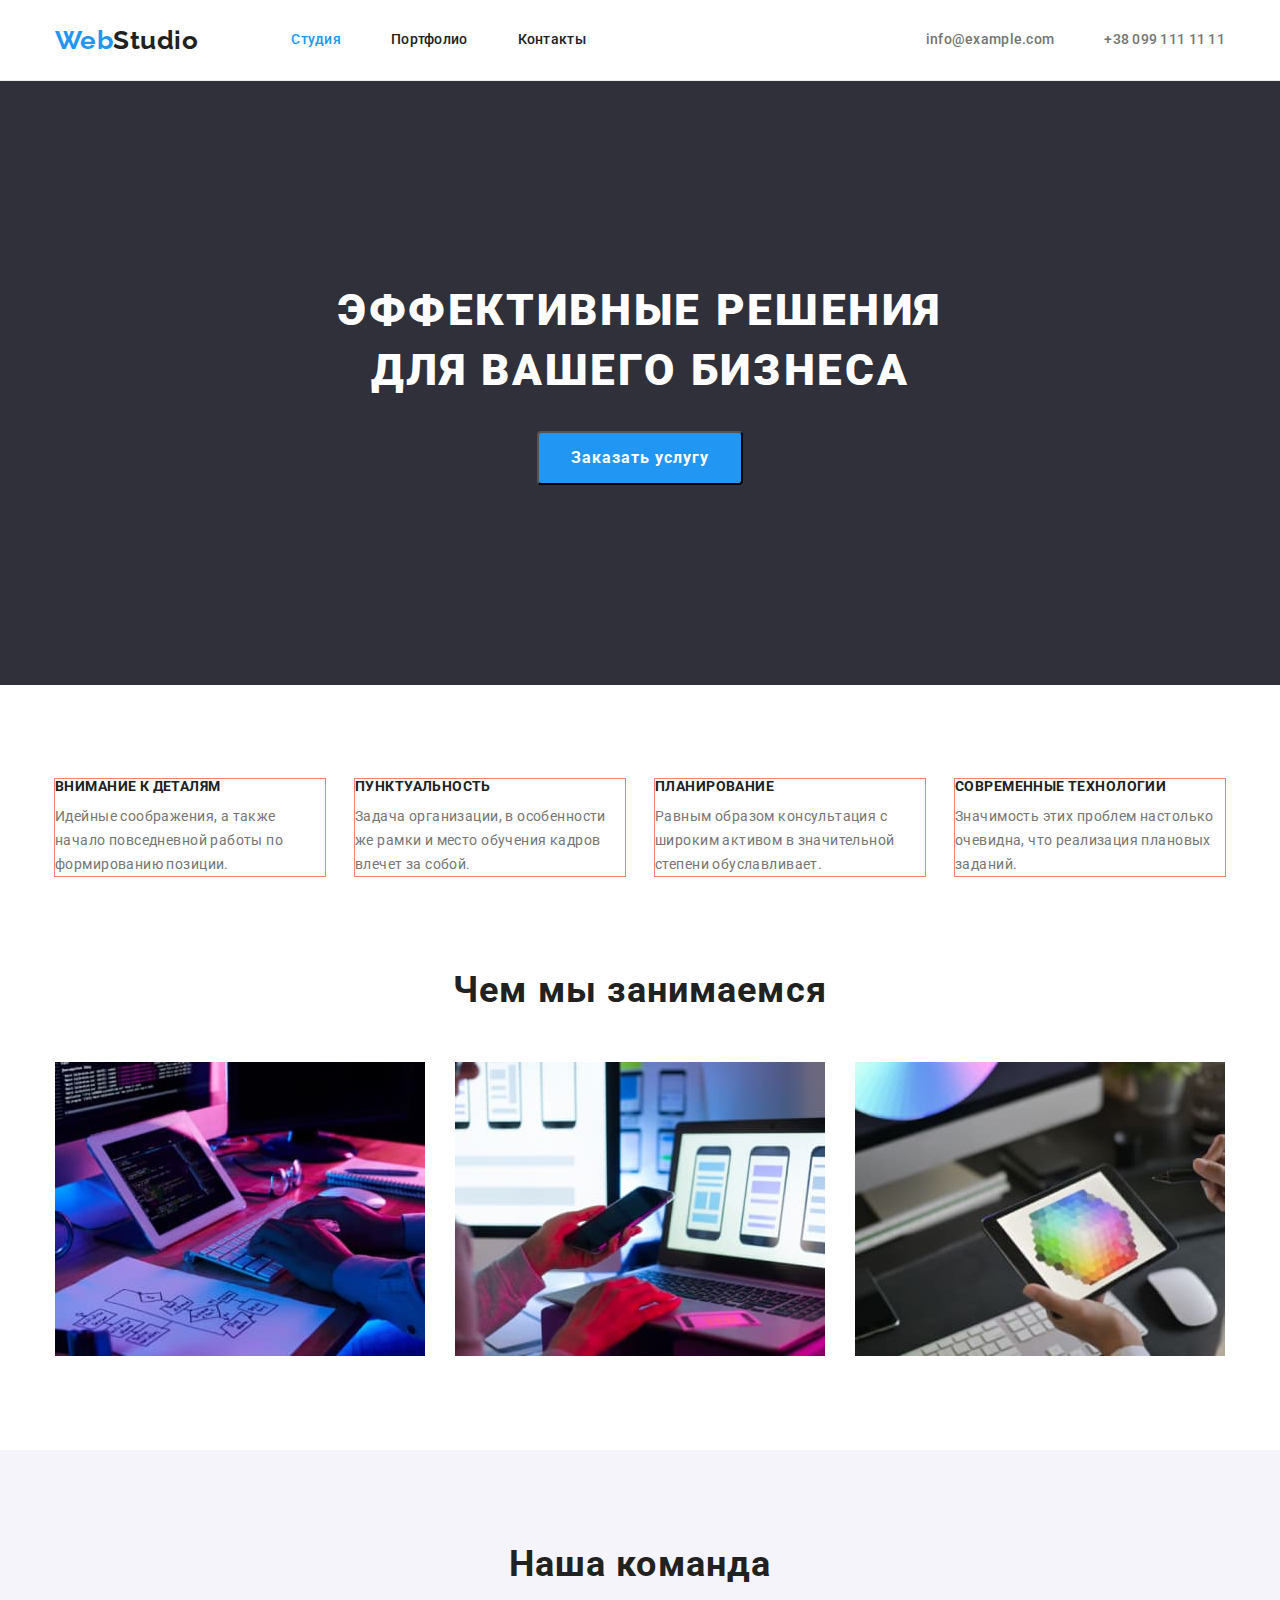
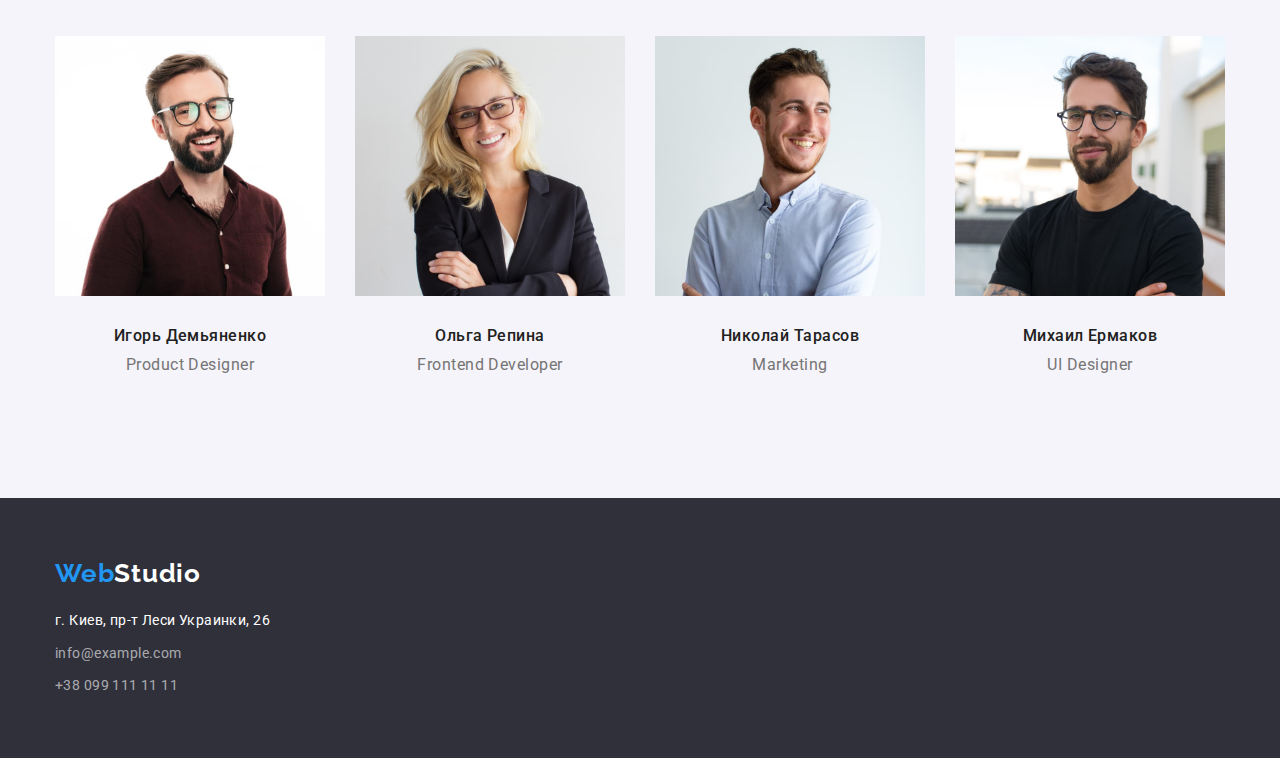
<file: index.html>
<!DOCTYPE html>
<html lang="ru">

<head>
    <meta charset="UTF-8">
    <meta http-equiv="X-UA-Compatible" content="IE=edge">
    <meta name="viewport" content="width=device-width, initial-scale=1.0">
    <title>Document</title>
    <link rel="preconnect" href="https://fonts.googleapis.com">
    <link rel="preconnect" href="https://fonts.gstatic.com" crossorigin>
    <link href="https://fonts.googleapis.com/css2?family=Raleway:wght@700&family=Roboto:wght@400;500;700;900&display=swap"
        rel="stylesheet">
    <link href="https://cdnjs.cloudflare.com/ajax/libs/modern-normalize/1.1.0/modern-normalize.min.css" rel="stylesheet">
    <link rel="stylesheet" href="./css/styles.css">
    
</head>

<body>
    <header class="header">
        <div class="container header-container">
            <a class="logo link" href=""><span class="web">Web</span><span class="studio">Studio</span></a>
            <nav>
                <ul class="site-nav list">
                    <li class="nav-item">
                        <a class="link current nav-link" href="./index.html">Студия</a>
                    </li>
                    <li class="nav-item">
                        <a class="link nav-link" href="./portfolio.html">Портфолио</a>
                    </li>
                    <li class="nav-item">
                        <a class="link nav-link" href="">Контакты</a>
                    </li>
                </ul>
            </nav>
            <ul class="auth-nav list">
                <li class="auth-item">
                    <a class="link auth-link" href="mailto:info@example.com">info@example.com</a>
                </li>
                <li class="auth-item">
                    <a class="link auth-link" href="tel:+380991111111">+38 099 111 11 11</a>
                </li>
            </ul>
        </div>
    </header>

    <main>

        <!-- Секция Герой -->
        <section class="hero">
            <h1 class="hero-title">Эффективные решения для вашего бизнеса</h1>
            <button class="main-btn" type="button">Заказать услугу</button>
        </section>

        <!-- Секция наши преимущества -->
        <section class="section features">
            <div class="container">
                <h2 class="section-title visually-hidden">Наши преимущества</h2>
                <ul class="features list feature-container">
                    <li class="feature-item">
                        <h3 class="features-title">Внимание к деталям</h3>
                        <p class="features-text">Идейные соображения, а также начало повседневной работы по формированию позиции.</p>
                    </li>
                    <li class="feature-item">
                        <h3 class="features-title">Пунктуальность</h3>
                        <p class="features-text">Задача организации, в особенности же рамки и место обучения кадров влечет за собой.</p>
                    </li>
                    <li class="feature-item">
                        <h3 class="features-title">Планирование</h3>
                        <p class="features-text">Равным образом консультация с широким активом в значительной степени обуславливает.</p>
                    </li>
                    <li class="feature-item">
                        <h3 class="features-title">Современные технологии</h3>
                        <p class="features-text">Значимость этих проблем настолько очевидна, что реализация плановых заданий.</p>
                    </li>
                </ul>
            </div>
        </section>

        <!-- Секция Чем мы занимаемся -->
        <section class="section">
            <div class="container">
                <h2 class="section-title">Чем мы занимаемся</h2>
                <ul class="list activity-container">
                    <li class="activity-item"><img src="./images/img.destop.jpg" alt="Десктоп" width="370" height="294"></li>
                    <li class="activity-item"><img src="./images/img.laptop.jpg" alt="Ноутбук" width="370" height="294"></li>
                    <li class="activity-item"><img src="./images/img.tab.jpg" alt="Планшет" width="370" height="294"></li>
                </ul>
            </div>
        </section>

        <!--секция Наша команда  -->
        <section class="section section-team">
            <div class="container">
                <h2 class="section-title">Наша команда</h2>
                <ul class="list team-container">
                    <li class="team-item">
                        <img class="team-img" src="./images/img.team1.jpg" alt="Игорь Демьяненко" width="270" height="260">
                        <div class="team-text">
                            <h3 class="team-member">Игорь Демьяненко</h3>
                            <p class="team-describe">Product Designer</p>
                        </div>
                    </li>
                    <li class="team-item">
                        <img class="team-img" src="./images/img.team2.jpg" alt="Ольга Репина" width="270" height="260">
                        <div class="team-text">
                            <h3 class="team-member">Ольга Репина</h3>
                            <p class="team-describe">Frontend Developer</p>
                        </div>
                    </li>
                    <li class="team-item">
                        <img class="team-img" src="./images/img.team3.jpg" alt="Николай Тарасов" width="270" height="260">
                        <div class="team-text">
                            <h3 class="team-member">Николай Тарасов</h3>
                            <p class="team-describe">Marketing</p>
                        </div>
                    </li>
                    <li class="team-item">
                        <img class="team-img" src="./images/img.team4.jpg" alt="Михаил Ермаков" width="270" height="260">
                        <div class="team-text">
                            <h3 class="team-member">Михаил Ермаков</h3>
                            <p class="team-describe">UI Designer</p>
                        </div>
                    </li>
                </ul>
            </div>
        </section>
    </main>

    <footer class="footer">
        <div class="container">
                <a class="logo link" href=""><span class="web">Web</span><span class="studio">Studio</span></a>
                <address>
                    <ul class="list">
                        <li class="footer-item"><a class="adress link" href="https://goo.gl/maps/JE5rAZ1mxu6CQXRe6" target="_blank" rel="noopener noreferrer">г. Киев,
                                пр-т Леси Украинки, 26</a></li>
                        <li class="footer-item">
                            <a class="link" href="mailto:info@example.com">info@example.com</a>
                        </li>
                        <li class="footer-item">
                            <a class="link" href="tel:+380991111111">+38 099 111 11 11</a>
                        </li>
                    </ul>
                </address>
            </div>
    </footer>

</body>

</html>
</file>
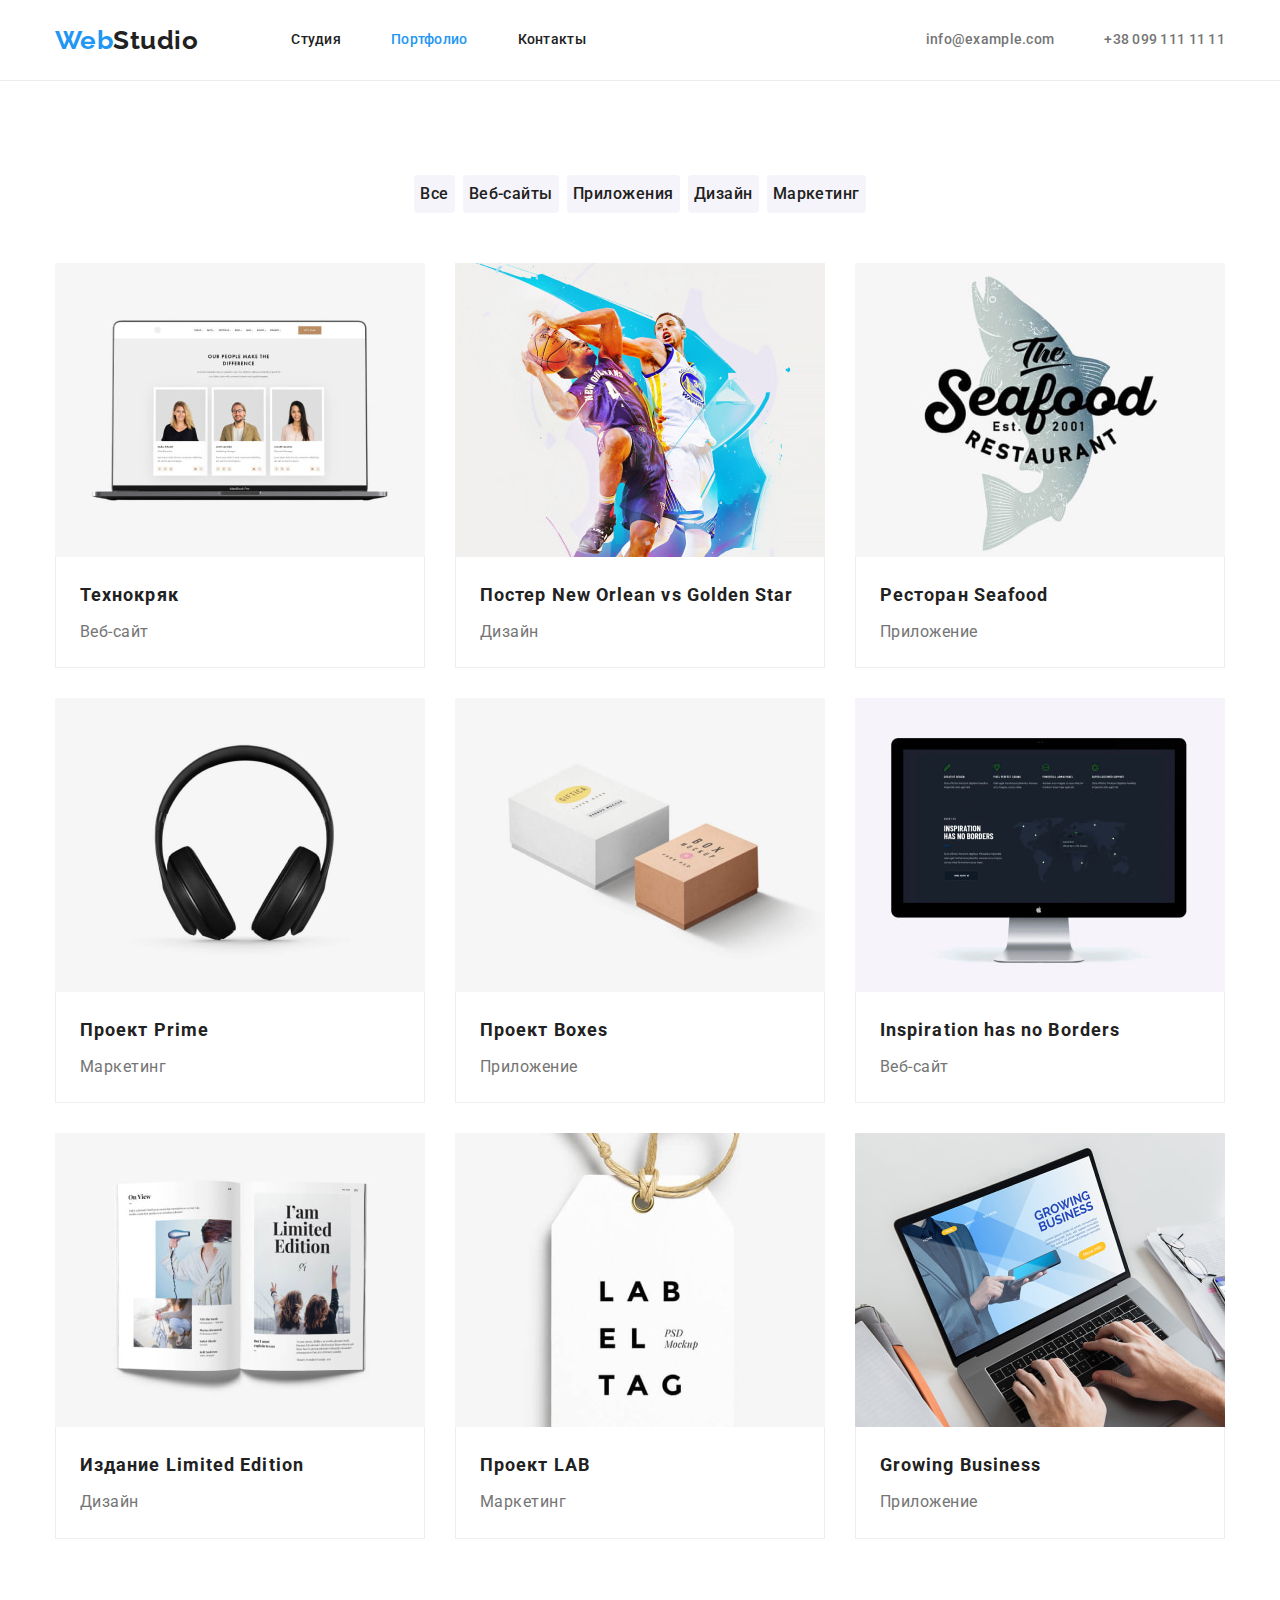
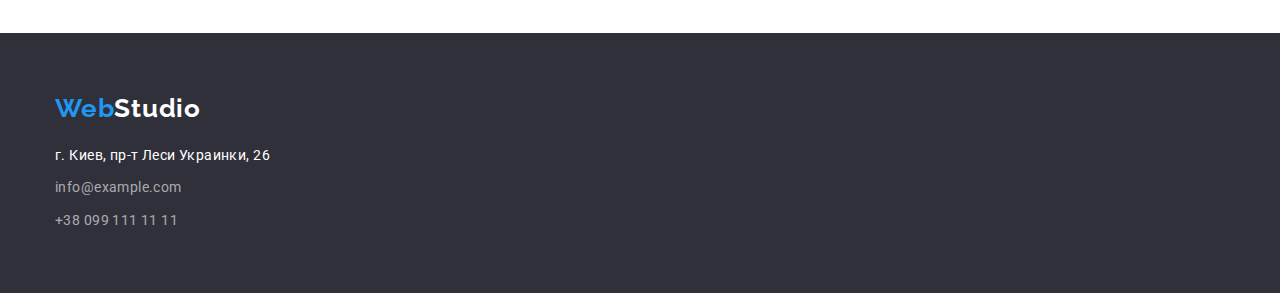
<file: portfolio.html>
<!DOCTYPE html>
<html lang="ru">

<head>
    <meta charset="UTF-8">
    <meta http-equiv="X-UA-Compatible" content="IE=edge">
    <meta name="viewport" content="width=device-width, initial-scale=1.0">
    <title>Document</title>
    <link rel="preconnect" href="https://fonts.googleapis.com">
    <link rel="preconnect" href="https://fonts.gstatic.com" crossorigin>
    <link
        href="https://fonts.googleapis.com/css2?family=Raleway:wght@700&family=Roboto:wght@400;500;700;900&display=swap"
        rel="stylesheet">
    <link href="https://cdnjs.cloudflare.com/ajax/libs/modern-normalize/1.1.0/modern-normalize.min.css" rel="stylesheet">
    <link rel="stylesheet" href="./css/styles.css">

</head>

<body>

    <header class="header">
        <div class="container header-container">
            <a class="logo link" href=""><span class="web">Web</span><span class="studio">Studio</span></a>
            <nav>
                <ul class="site-nav list">
                    <li class="nav-item">
                        <a class="link nav-link" href="./index.html">Студия</a>
                    </li>
                    <li class="nav-item">
                        <a class="link current nav-link" href="./portfolio.html">Портфолио</a>
                    </li>
                    <li class="nav-item">
                        <a class="link nav-link" href="">Контакты</a>
                    </li>
                </ul>
            </nav>
            <ul class="auth-nav list">
                <li class="auth-item">
                    <a class="link auth-link" href="mailto:info@example.com">info@example.com</a>
                </li>
                <li class="auth-item">
                    <a class="link auth-link" href="tel:+380991111111">+38 099 111 11 11</a>
                </li>
            </ul>
        </div>
    </header>

    <main>

        <!-- Секция  Примеры работ-->
        <section class="section section-work">
            <div class="container">
                <h1 class="visually-hidden">Наши работы</h1>
                <ul class="list btn-list">
                    <li class="btn-item">
                        <button class="btn-portfolio" type="button">Все</button>
                    </li>
                    <li class="btn-item">
                        <button class="btn-portfolio" type="button">Веб-сайты</button>
                    </li>
                    <li class="btn-item">
                        <button class="btn-portfolio" type="button">Приложения</button>
                    </li>
                    <li class="btn-item">
                        <button class="btn-portfolio" type="button">Дизайн</button>
                    </li>
                    <li class="btn-item">
                        <button class="btn-portfolio" type="button">Маркетинг</button>
                    </li>
                </ul>

            <!-- Список карточек - Примеры работ -->
                    
                <ul class="list work-set">
                        <li class="work-item">
                            <a class="link work-link" href="">
                                <div class="card-thumb">
                                    <img  src="./images-hw-02/img-team.jpg" alt="Наша команда" width="370" height="294">
                                </div>
                                <div class="work-descr">
                                    <h2 class="work-title">Технокряк</h2>
                                    <p class="work-text">Веб-сайт</p>
                                </div>
                            </a>
                        </li>
                        <li class="work-item">
                            <a class="link work-link" href="">
                                <div class="card-thumb">
                                    <img src="./images-hw-02/img-sport.jpg" alt="Спорт" width="370" height="294">
                                </div>
                                <div class="work-descr">
                                    <h2 class="work-title">Постер New Orlean vs Golden Star</h2>
                                    <p class="work-text">Дизайн</p>
                                </div>
                            </a>
                        </li>
                        <li class="work-item">
                            <a class="link work-link" href="">
                                <div class="card-thumb">
                                    <img src="./images-hw-02/img-restaurant.jpg" alt="Ресторан" width="370" height="294">
                                </div>
                                <div class="work-descr">
                                    <h2 class="work-title">Ресторан Seafood</h2>
                                    <p class="work-text">Приложение</p>
                                </div>
                            </a>
                        </li>
                        <li class="work-item">
                            <a class="link work-link" href="">
                                <div class="card-thumb">
                                    <img src="./images-hw-02/img-headphones.jpg" alt="Наушники" width="370" height="294">
                                </div>
                                <div class="work-descr">
                                    <h2 class="work-title">Проект Prime</h2>
                                    <p class="work-text">Маркетинг</p>
                                </div>
                            </a>
                        </li>
                        <li class="work-item">
                            <a class="link work-link" href="">
                                <div class="card-thumb">
                                    <img src="./images-hw-02/img-boxes.jpg" alt="Коробочки" width="370" height="294">
                                </div>
                                <div class="work-descr">
                                    <h2 class="work-title">Проект Boxes</h2>
                                    <p class="work-text">Приложение</p>
                                </div>
                            </a>
                        </li>
                        <li class="work-item">
                            <a class="link work-link" href="">
                                <div class="card-thumb">
                                    <img src="./images-hw-02/img-desktop.jpg" alt="Десктоп" width="370" height="294">
                                </div>
                                <div class="work-descr">
                                        <h2 class="work-title">Inspiration has no Borders</h2>
                                        <p class="work-text">Веб-сайт</p>
                                </div>
                            </a>
                        </li>
                        <li class="work-item">
                            <a class="link work-link" href="">
                                <div class="card-thumb">
                                    <img src="./images-hw-02/img-book.jpg" alt="Книга" width="370" height="294">
                                </div>
                                <div class="work-descr">
                                    <h2 class="work-title">Издание Limited Edition</h2>
                                    <p class="work-text">Дизайн</p>
                                </div>
                            </a>
                        </li>
                        <li class="work-item">
                            <a class="link work-link" href="">
                                <div class="card-thumb">
                                    <img src="./images-hw-02/img-label.jpg" alt="Ярлык" width="370" height="294">
                                </div>
                                <div class="work-descr">
                                    <h2 class="work-title">Проект LAB</h2>
                                    <p class="work-text">Маркетинг</p>
                                </div>
                            </a>
                        </li>
                        <li class="work-item">
                            <a class="link work-link" href="">
                                <div class="card-thumb">
                                    <img src="./images-hw-02/img-laptop.jpg" alt="Лаптоп" width="370" height="294">
                                </div>
                                <div class="work-descr">
                                    <h2 class="work-title">Growing Business</h2>
                                    <p class="work-text">Приложение</p>
                                </div>
                            </a>
                        </li>
                    </ul>
            </div>
        </section>

    </main>

<footer class="footer">
    <div class="container">
        <a class="logo link" href=""><span class="web">Web</span><span class="studio">Studio</span></a>
        <address>
            <ul class="list">
                <li class="footer-item"><a class="adress link" href="https://goo.gl/maps/JE5rAZ1mxu6CQXRe6"
                        target="_blank" rel="noopener noreferrer">г. Киев,
                        пр-т Леси Украинки, 26</a></li>
                <li class="footer-item">
                    <a class="link" href="mailto:info@example.com">info@example.com</a>
                </li>
                <li class="footer-item">
                    <a class="link" href="tel:+380991111111">+38 099 111 11 11</a>
                </li>
            </ul>
        </address>
    </div>
</footer>

</body>

</html>
</file>
<file: css/styles.css>
:root {
  --set-gap: 30px;
  --main-font: Roboto, sans-serif;
  --secondary-font: Raleway, sans-serif;
  --primary-text-color: rgba(117, 117, 117, 1);
  --title-text-color: rgba(33, 33, 33, 1);
  --accent-text-color: rgba(33, 150, 243, 1);
  --white-text-color: rgba(255, 255, 255, 1);
  --footer-auth-color: rgba(255, 255, 255, 0.6);
  --main-bg-color: #e5e5e5;
  --team-bg-color: rgba(245, 244, 250, 1);
  --black-bg-color: rgba(47, 48, 58, 1);
  --main-btn-hover: #188ce8;
}

body {
  color: var(--primary-text-color);
  font-family: var(--main-font);
  font-style: normal;
  font-weight: 400;
  letter-spacing: 0.03em;
  /* background-color: var(--main-bg-color); */
}

h1,
h2,
h3,
h4,
h5,
h6,
p {
  margin-top: 0;
  margin-bottom: 0;
}

ul {
  margin: 0;
  padding: 0;
  list-style: none;
  padding-inline-start: 0;
}

img {
  display: block;
  max-width: 100%;
}

.container {
  width: 1200px;
  padding-left: 15px;
  padding-right: 15px;
  margin-left: auto;
  margin-right: auto;
}

.list {
  list-style: none;
}

.link {
  text-decoration: none;
}

.visually-hidden {
  position: absolute;
  width: 1px;
  height: 1px;
  margin: -1px;
  border: 0;
  padding: 0;
  white-space: nowrap;
  clip-path: inset(100%);
  clip: rect(0 0 0 0);
  overflow: hidden;
}

/* Логотип */

.logo {
  margin-right: 93px;
  font-family: var(--secondary-font);
  font-weight: 700;
  font-style: bold;
  font-size: 26px;
  line-height: 1.19;
}

.web {
  color: var(--accent-text-color);
}

.studio {
  color: var(--title-text-color);
}

/* Навигация */

.header {
  border-bottom: 1px solid #ececec;
}

.site-nav .link,
.auth-nav .link {
  color: var(--title-text-color);
  font-style: medium;
  font-weight: 500;
  font-size: 14px;
  line-height: 1.14;
  letter-spacing: 0.02em;
}

.link.current {
  color: var(--accent-text-color);
}

.auth-nav .link {
  color: var(--primary-text-color);
}

.header-container {
  display: flex;
  align-items: center;
}

.site-nav {
  display: flex;
}

.nav-item {
  display: block;
  margin-right: 50px;
}
.nav-item:last-child {
  margin: 0;
}

.nav-link,
.auth-link {
  display: block;
  padding-top: 32px;
  padding-bottom: 32px;
}

.auth-nav {
  display: flex;
  margin-left: auto;
}

.auth-item:first-child {
  display: block;
  margin-right: 50px;
}

/* Герой */

.hero,
.footer {
  background-color: var(--black-bg-color);
}

.hero {
  max-width: 1600px;
  padding-top: 200px;
  padding-bottom: 200px;
  margin-left: auto;
  margin-right: auto;
  text-align: center;
  align-items: center;
}

.hero-title {
  max-width: 696px;
  margin-left: auto;
  margin-right: auto;
  margin-bottom: 30px;
  color: var(--white-text-color);
  font-weight: 900;
  font-size: 44px;
  line-height: 1.36;
  letter-spacing: 0.06em;
  text-align: center;
  text-transform: uppercase;
}

/* Кнопка Заказать услугу */

.main-btn {
  padding: 10px 32px;
  min-width: 200px;
  border-radius: 4px;
  cursor: pointer;
  font-family: inherit;
  font-weight: bold;
  font-size: 16px;
  line-height: 1.9;
  text-align: center;
  letter-spacing: 0.06em;
  color: var(--white-text-color);
  background-color: var(--accent-text-color);
}

.main-btn:hover,
.main-btn:focus {
  background-color: var(--main-btn-hover);
}

/* Секции */

.section {
  /* outline: 1px solid salmon; */
  padding-top: 94px;
  padding-bottom: 94px;
}

.features {
  padding-bottom: 0;
}

.feature-container {
  display: flex;
  align-content: center;
  margin-right: -30px;
  /* outline: 1px solid salmon; */
}

.feature-item {
  outline: 1px solid salmon;
  width: calc((100% - 120px) / 4);
  margin-right: var(--set-gap);
}
/* .feature-item:last-child {
  margin-right: 0;
} */

.section-title {
  margin-bottom: 50px;
  color: var(--title-text-color);
  font-style: bold;
  font-weight: 700;
  font-size: 36px;
  line-height: 1.16;
  text-align: center;
  letter-spacing: 0.03em;
}

.features-title {
  margin-bottom: 10px;
  color: var(--title-text-color);
  font-weight: bold;
  font-size: 14px;
  line-height: 1.14;
  letter-spacing: 0.03em;
  text-transform: uppercase;
}

.features-text {
  font-size: 14px;
  line-height: 1.7;
  letter-spacing: 0.03em;
}

.activity-container {
  display: flex;
  align-content: center;
  margin-right: -30px;
  /* outline: 1px solid salmon; */
}

.activity-item {
  /* outline: 1px solid salmon; */
  width: calc((100% - 90px) / 3);
  /* flex-basis: calc(100% / 3 - var(--set-gap)); */
  margin-right: var(--set-gap);
}

.section-team {
  background-color: var(--team-bg-color);
}

.team-container {
  padding-inline-start: 0;
  display: flex;
  align-content: center;
  margin-right: -30px;
  /* outline: 1px solid salmon; */
}

.team-item {
  /* outline: 1px solid salmon; */
  flex-basis: calc(100% / 4 - var(--set-gap));
  margin-right: var(--set-gap);
}

.team-text {
  padding: 30px 32px;
}

.team-member {
  margin-bottom: 10px;
  color: var(--title-text-color);
  font-weight: 500;
  font-size: 16px;
  line-height: 1.19;
  text-align: center;
  letter-spacing: 0.03em;
}

.team-describe {
  font-size: 16px;
  line-height: 1.19;
  text-align: center;
  letter-spacing: 0.03em;
}

/* Футер */

.footer .adress,
.footer .link {
  display: block;
  font-style: normal;
  font-weight: normal;
  font-size: 14px;
  line-height: 1.7;
  letter-spacing: 0.03em;
}

.footer-item {
  margin-bottom: 9px;
}
.footer-item:last-child {
  margin-bottom: 0;
}

.footer .link {
  color: var(--footer-auth-color);
}

.footer .adress {
  color: var(--white-text-color);
}

.link:hover,
.link:focus {
  color: var(--accent-text-color);
}

.footer {
  padding-top: 60px;
  padding-bottom: 60px;
}
.footer .logo {
  display: block;
  margin-bottom: 20px;
  font-family: var(--secondary-font);
  font-weight: 700;
  font-style: bold;
  font-size: 26px;
  line-height: 1.19;
}

.footer .studio {
  color: var(--white-text-color);
}

/* Страница Портфолио */

/* Конопки Фильтры */

.btn-list {
  /* outline: 1px solid salmon; */
  display: flex;
  justify-content: center;
  margin-bottom: 50px;
}

.btn-item {
  /* outline: 1px solid salmon; */
  margin-right: 8px;
}

.btn-item:last-child {
  margin-right: 0;
}

.btn-portfolio {
  padding-top: 6px;
  padding-bottom: 6px;
  border: none;
  border-radius: 4px;
  cursor: pointer;
  font-family: inherit;
  font-weight: 500;
  font-size: 16px;
  line-height: 1.6;
  text-align: center;
  letter-spacing: 0.03em;
  color: var(--title-text-color);
  background-color: var(--team-bg-color);
}

.btn-portfolio:hover,
.btn-portfolio:focus {
  color: var(--white-text-color);
  background-color: var(--accent-text-color);
}

/* Примеры работ */

.work-set {
  /* outline: 1px solid salmon; */
  padding-inline-start: 0;

  display: flex;
  align-items: center;
  flex-wrap: wrap;
  margin-right: calc(-1 * var(--set-gap));
}

.work-item {
  /* outline: 1px solid blue; */
  text-align: center;
  flex-basis: calc(100% / 3 - var(--set-gap));
  margin-right: var(--set-gap);
  margin-bottom: var(--set-gap);
}

.work-item:nth-last-child(-n + 3) {
  margin-bottom: 0;
}
.work-link {
  display: inline-block;
}

.work-link .work-descr {
  /* outline: 1px solid salmon; */
  padding: 20px 24px;
  border-right: 1px solid #eeeeee;
  border-bottom: 1px solid #eeeeee;
  border-left: 1px solid #eeeeee;
}
.work-descr {
  text-align: start;
}

.work-title {
  margin-bottom: 4px;
  color: var(--title-text-color);
  font-weight: bold;
  font-size: 18px;
  line-height: 2;
  letter-spacing: 0.06em;
}

.work-text {
  color: var(--primary-text-color);
  font-size: 16px;
  line-height: 1.9;
  letter-spacing: 0.03em;
}
</file>
